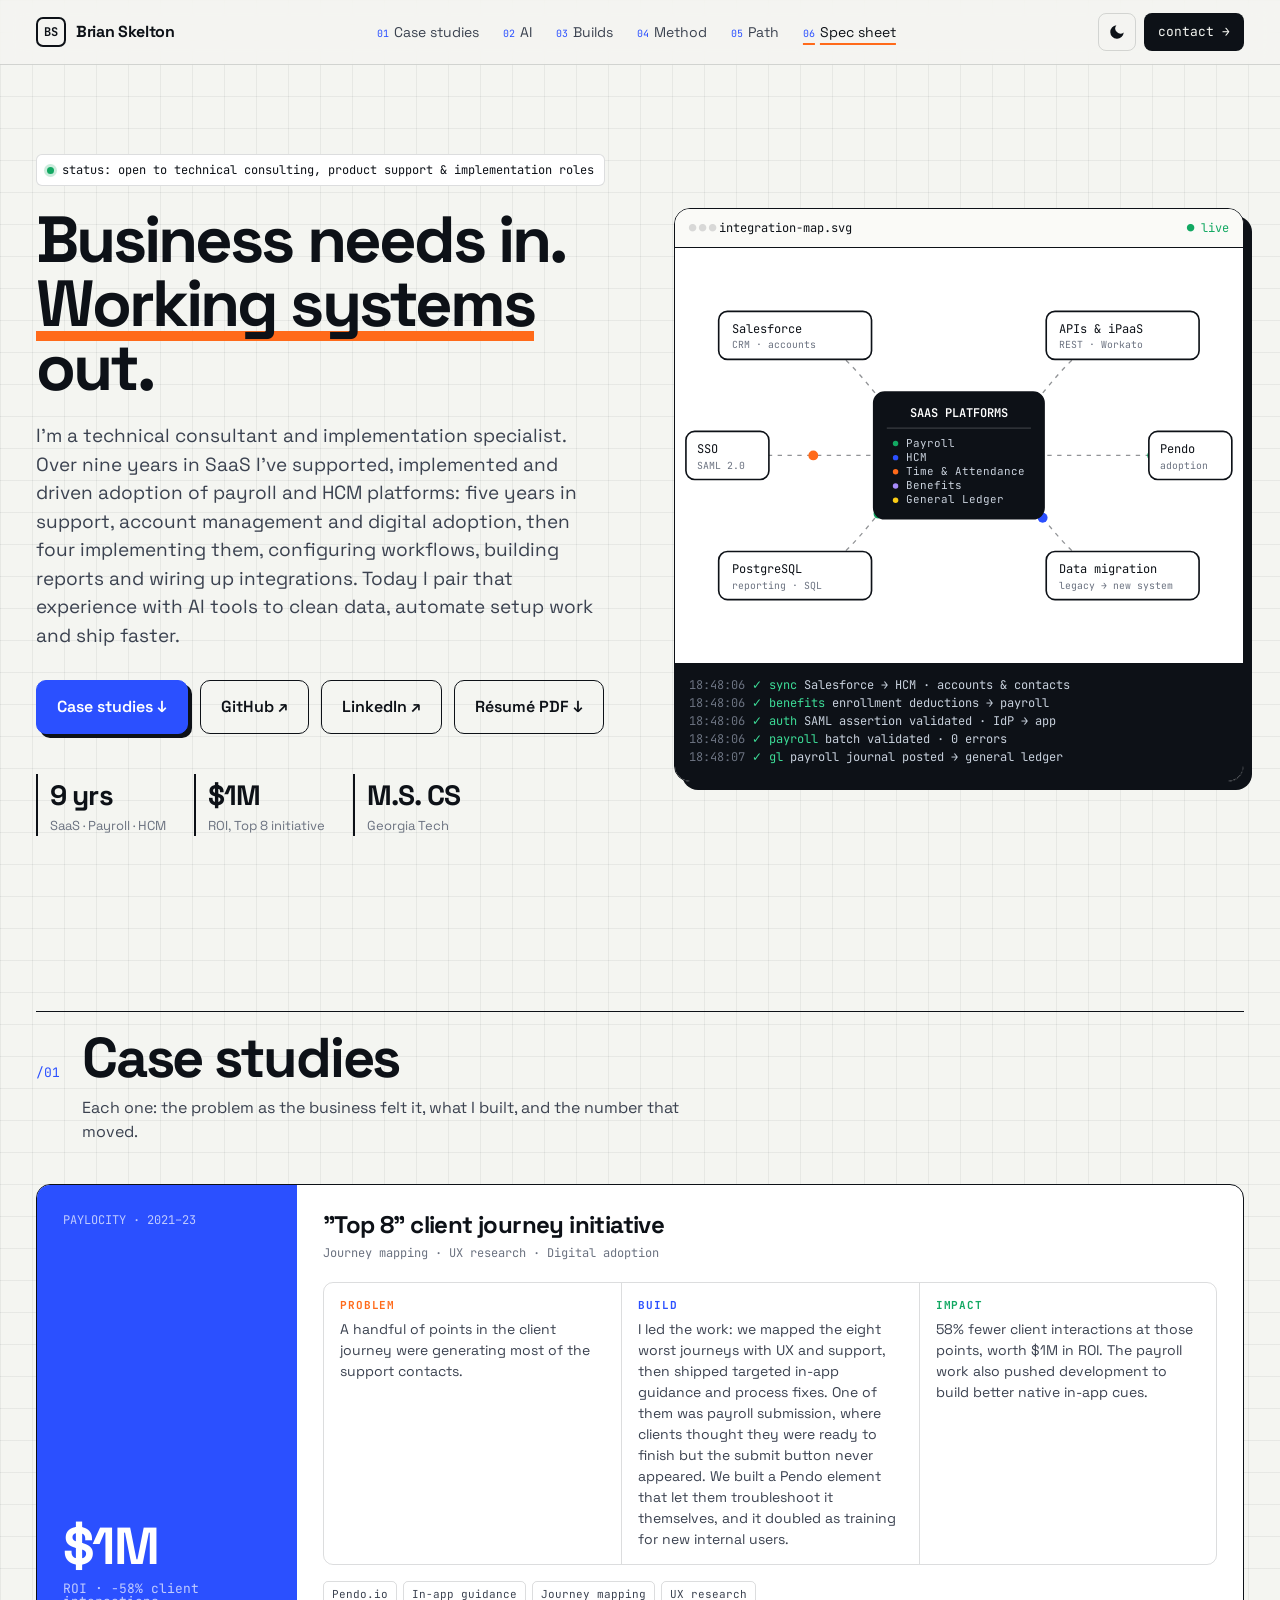
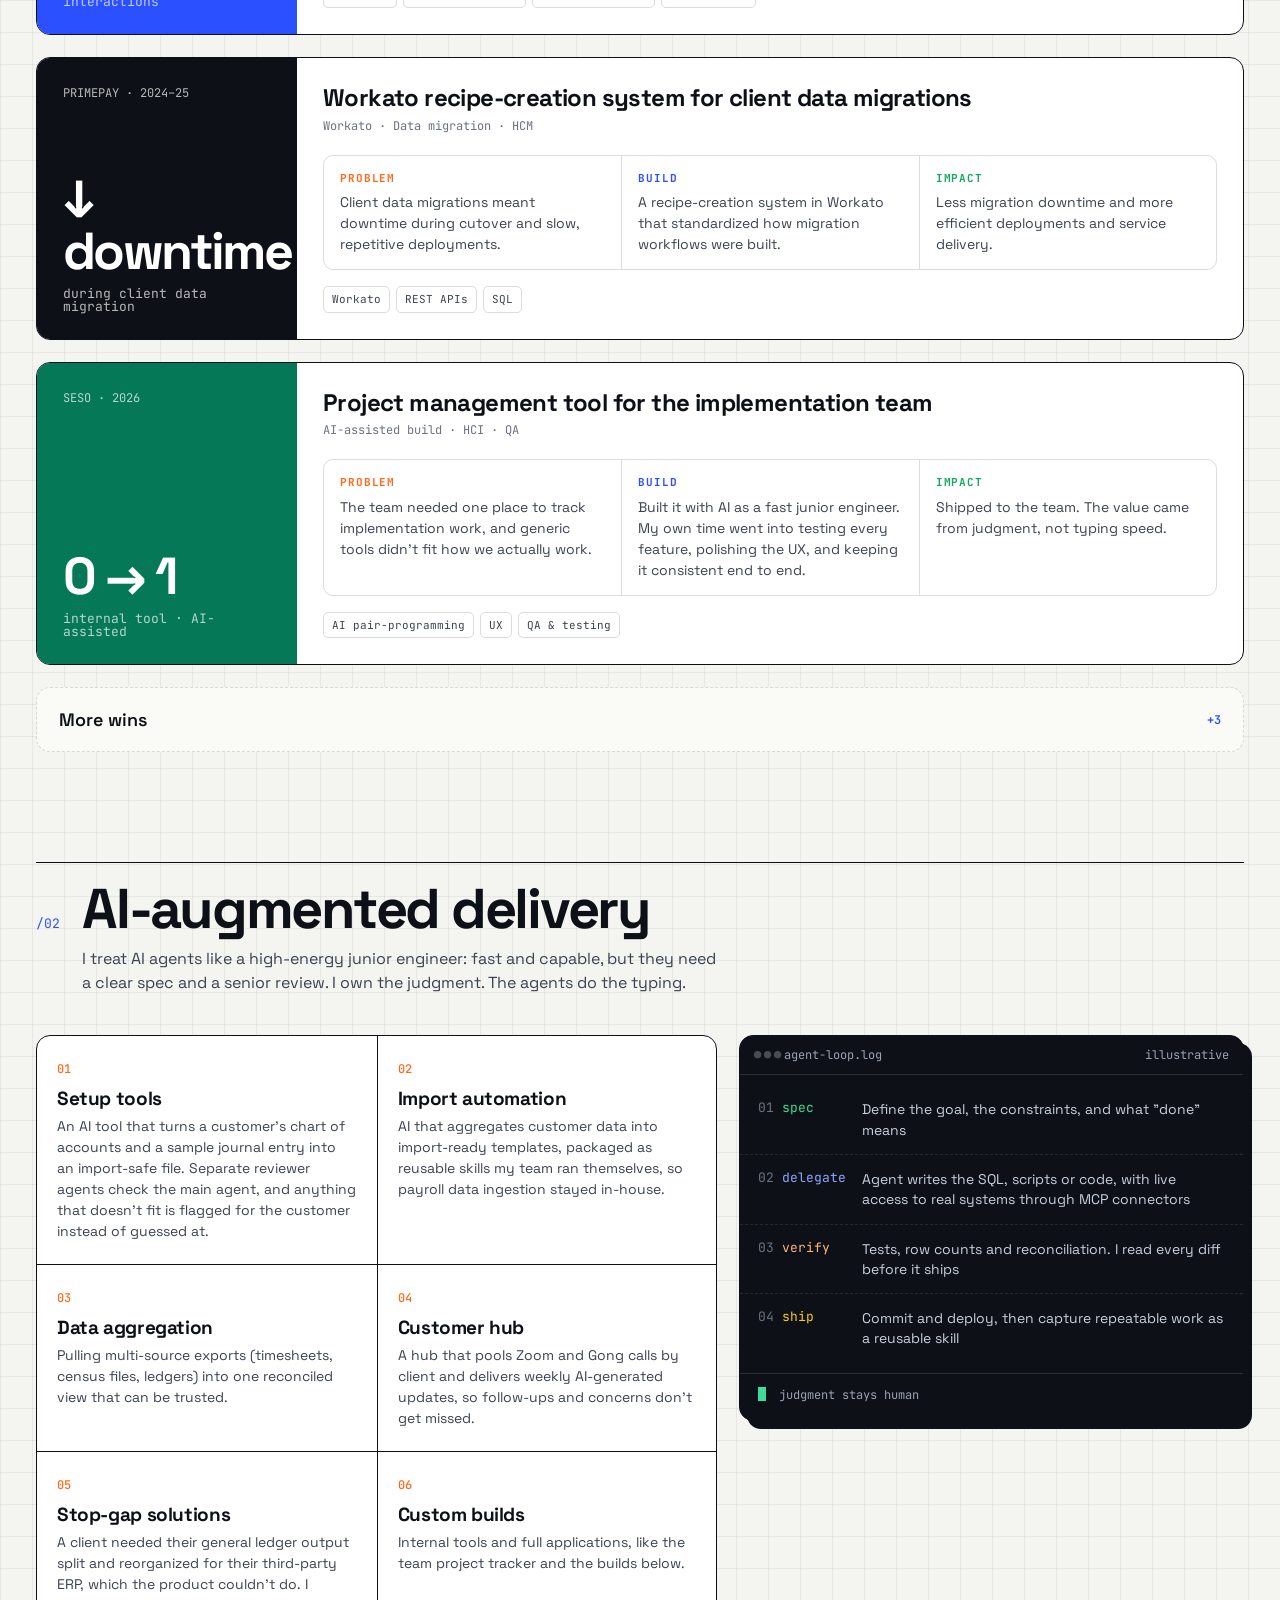
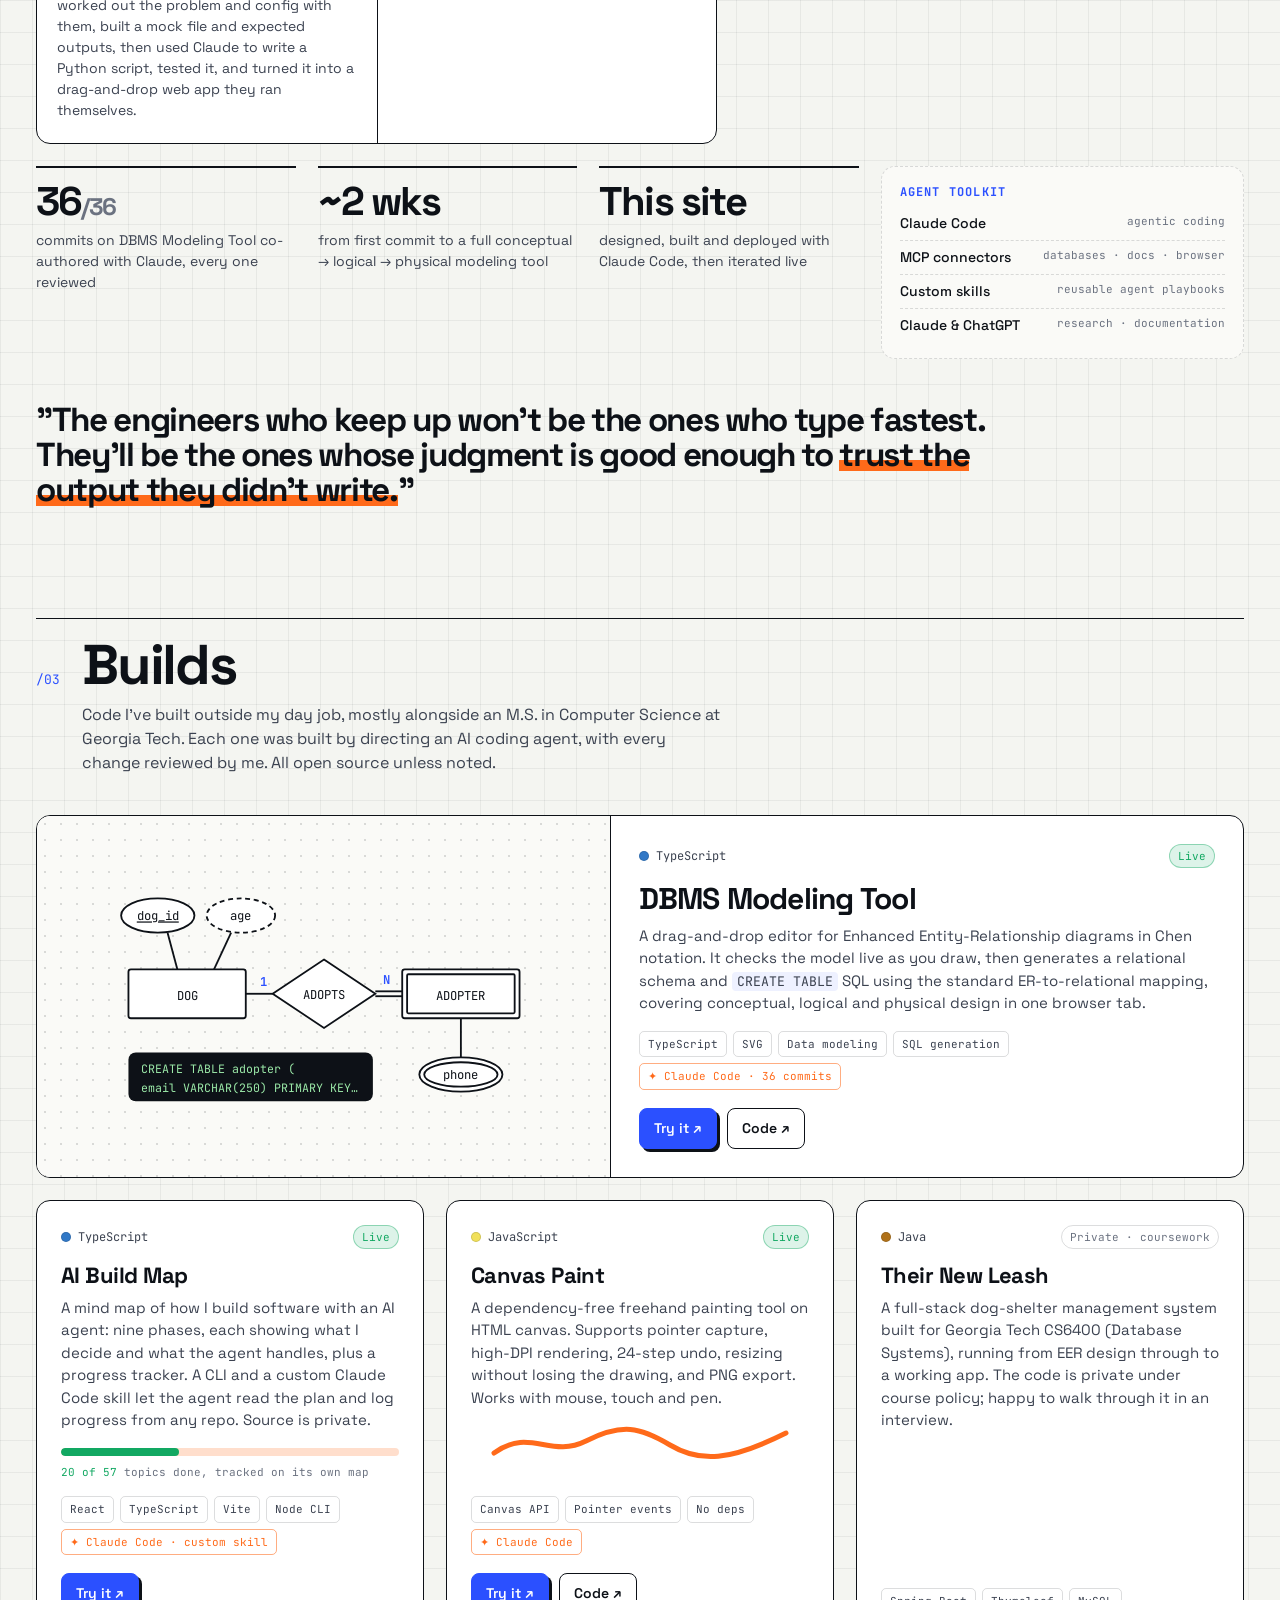
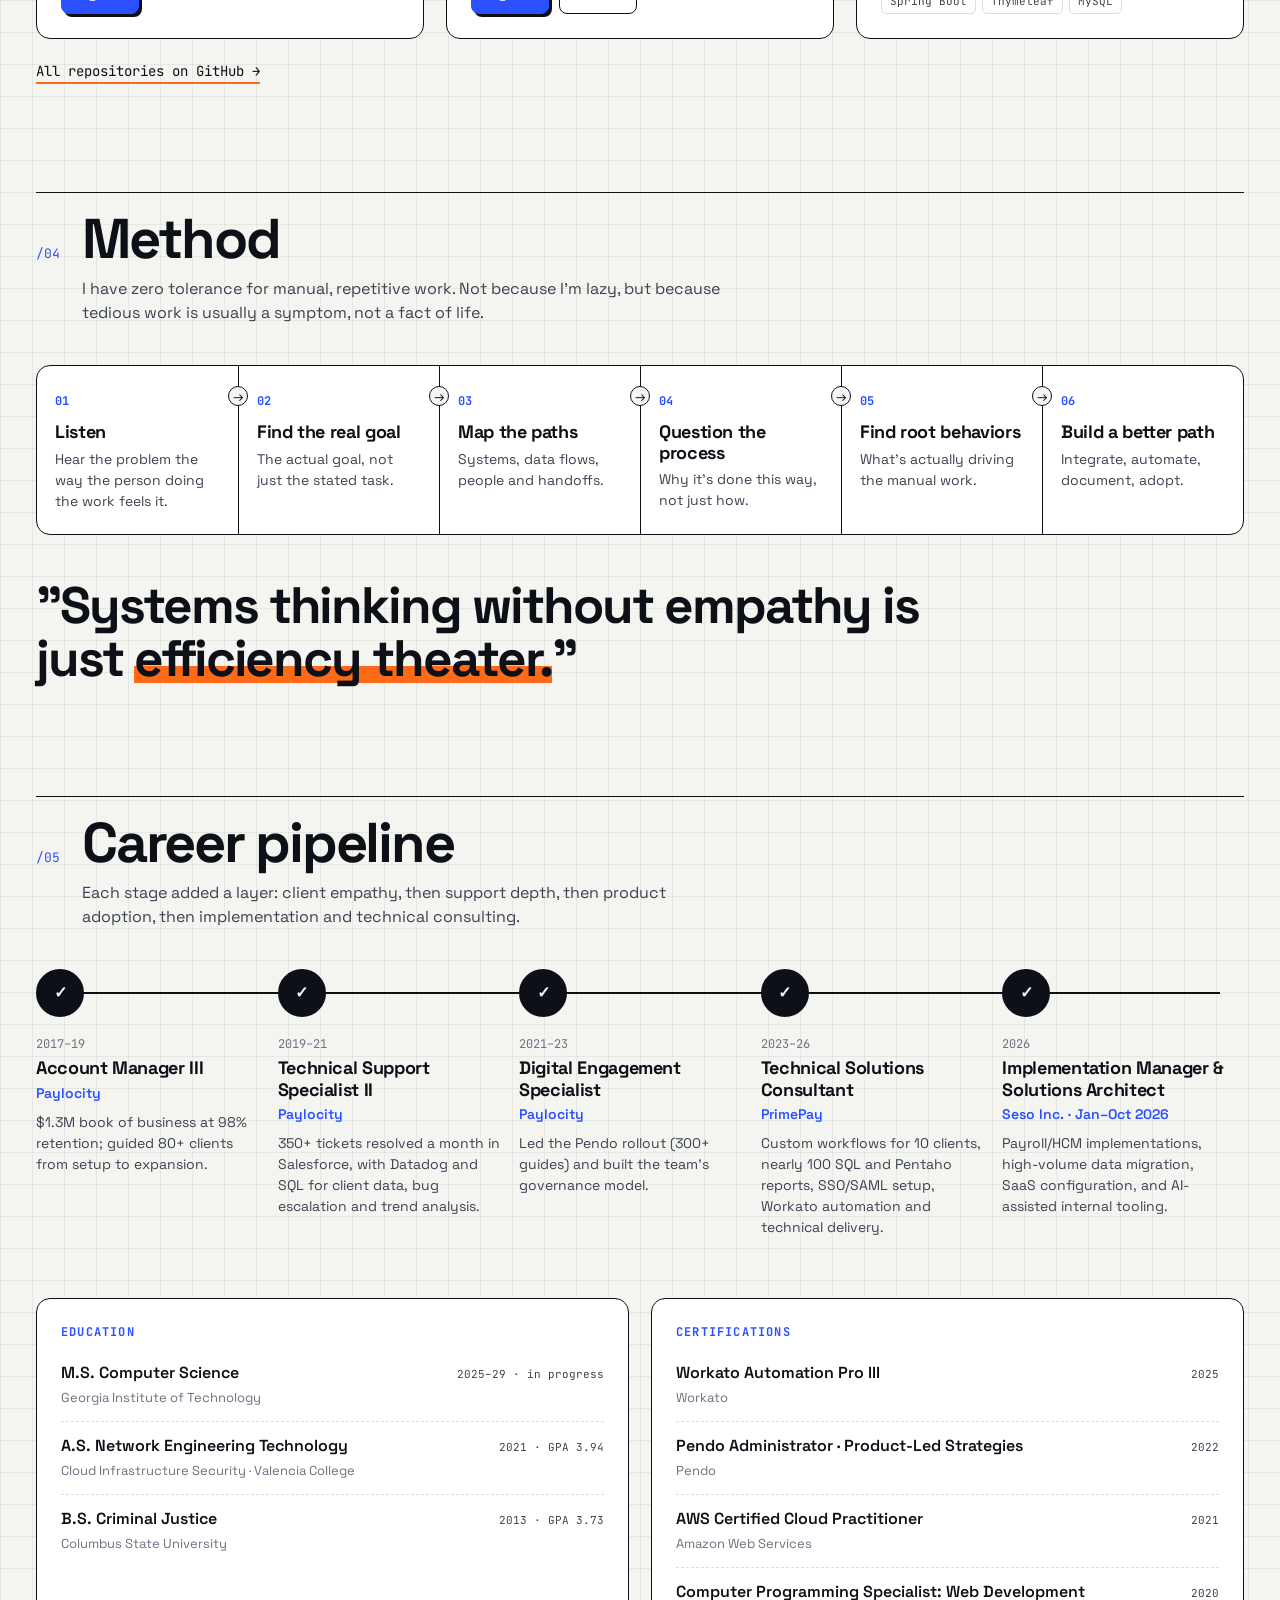
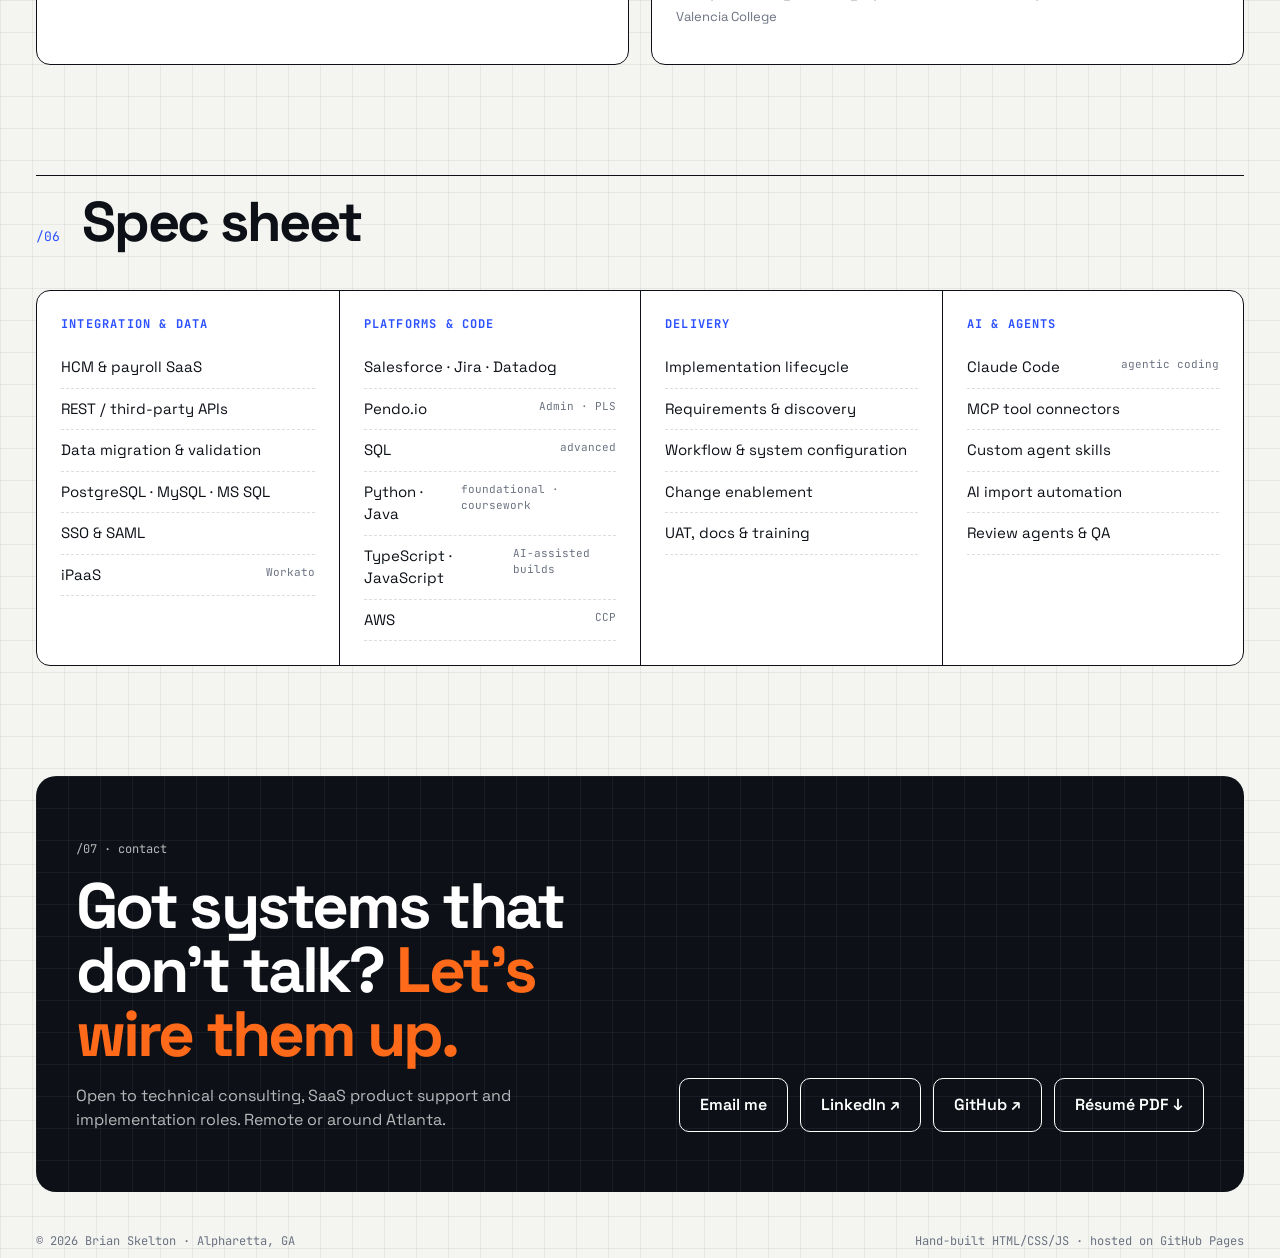
<file: docs/index.html>
<!doctype html>
<html lang="en">
<head>
<meta charset="utf-8">
<meta name="viewport" content="width=device-width, initial-scale=1">
<title>Brian Skelton · Technical Consultant &amp; Implementation Specialist</title>
<meta name="description" content="Brian Skelton is a technical consultant and implementation specialist with nine years in SaaS, including four implementing payroll and HCM platforms: workflows, reports, integrations, data migration and SSO, increasingly delivered with AI tools.">
<meta name="author" content="Brian Skelton">
<link rel="canonical" href="https://brian7952002.github.io/">
<meta name="theme-color" content="#f4f5f1" media="(prefers-color-scheme: light)">
<meta name="theme-color" content="#0b0d12" media="(prefers-color-scheme: dark)">

<meta property="og:type" content="website">
<meta property="og:url" content="https://brian7952002.github.io/">
<meta property="og:title" content="Brian Skelton · Technical Consultant &amp; Implementation Specialist">
<meta property="og:description" content="Business needs in. Working systems out. Implementation, integrations, data migration and automation for SaaS, payroll and HCM.">
<meta property="og:image" content="https://brian7952002.github.io/assets/img/og.png">
<meta property="og:image:width" content="1200">
<meta property="og:image:height" content="630">
<meta name="twitter:card" content="summary_large_image">

<link rel="icon" href="assets/img/favicon.svg" type="image/svg+xml">
<link rel="preconnect" href="https://fonts.googleapis.com">
<link rel="preconnect" href="https://fonts.gstatic.com" crossorigin>
<link href="https://fonts.googleapis.com/css2?family=Space+Grotesk:wght@400;500;600;700&family=JetBrains+Mono:wght@400;500;600&display=swap" rel="stylesheet">
<link rel="stylesheet" href="assets/css/style.css">
<script>
  // Apply the saved theme before first paint to avoid a flash.
  document.documentElement.classList.add('js');
  try{const t=localStorage.getItem('theme');if(t)document.documentElement.dataset.theme=t}catch(e){}
</script>
<script type="application/ld+json">
{
  "@context": "https://schema.org",
  "@type": "Person",
  "name": "Brian Skelton",
  "jobTitle": "Technical Consultant & Implementation Specialist",
  "url": "https://brian7952002.github.io/",
  "address": {"@type": "PostalAddress", "addressLocality": "Alpharetta", "addressRegion": "GA", "addressCountry": "US"},
  "alumniOf": ["Georgia Institute of Technology", "Valencia College", "Columbus State University"],
  "knowsAbout": ["Technical support", "HCM", "SaaS implementation", "Systems integration", "API integration", "SQL", "Data migration", "SSO", "SAML", "Payroll", "AI agents", "Agentic workflows", "Claude Code"],
  "sameAs": ["https://www.linkedin.com/in/b-skelton/", "https://github.com/brian7952002"]
}
</script>
</head>
<body>
<a class="skip" href="#main">Skip to content</a>

<header class="site-header">
  <div class="wrap">
    <a class="brand" href="#top" aria-label="Brian Skelton, back to top"><i aria-hidden="true">BS</i><span>Brian Skelton</span></a>
    <nav id="site-nav" aria-label="Primary">
      <a data-n="01" href="#work">Case studies</a>
      <a data-n="02" href="#ai">AI</a>
      <a data-n="03" href="#builds">Builds</a>
      <a data-n="04" href="#method">Method</a>
      <a data-n="05" href="#path">Path</a>
      <a data-n="06" href="#spec">Spec sheet</a>
    </nav>
    <div class="header-actions">
      <button class="icon-btn" id="theme-toggle" type="button" aria-label="Toggle dark mode">
        <svg class="i-moon" viewBox="0 0 24 24" aria-hidden="true"><path d="M21 12.8A9 9 0 1 1 11.2 3a7 7 0 0 0 9.8 9.8z"/></svg>
        <svg class="i-sun" viewBox="0 0 24 24" aria-hidden="true"><circle cx="12" cy="12" r="4.5"/><path d="M12 1.5v3M12 19.5v3M1.5 12h3M19.5 12h3M4.6 4.6l2.1 2.1M17.3 17.3l2.1 2.1M4.6 19.4l2.1-2.1M17.3 6.7l2.1-2.1"/></svg>
      </button>
      <a class="hbtn" href="#contact">contact →</a>
      <button class="icon-btn menu-btn" id="menu-toggle" type="button" aria-label="Open menu" aria-expanded="false" aria-controls="site-nav">
        <svg viewBox="0 0 24 24" aria-hidden="true"><path d="M3 7h18M3 12h18M3 17h18"/></svg>
      </button>
    </div>
  </div>
</header>

<main id="main" class="wrap">
  <div class="hero" id="top">
    <div class="hero-copy">
      <span class="tag"><b aria-hidden="true"></b> status: open to technical consulting, product support &amp; implementation roles</span>
      <h1>Business needs in.<br><span class="u">Working systems</span> out.</h1>
      <p class="lead">I'm a technical consultant and implementation specialist. Over nine years in SaaS I've supported, implemented and driven adoption of payroll and HCM platforms: five years in support, account management and digital adoption, then four implementing them, configuring workflows, building reports and wiring up integrations. Today I pair that experience with AI tools to clean data, automate setup work and ship faster.</p>
      <div class="ctas">
        <a class="b solid" href="#work">Case studies ↓</a>
        <a class="b" href="https://github.com/brian7952002" rel="me">GitHub ↗</a>
        <a class="b" href="https://www.linkedin.com/in/b-skelton/" rel="me">LinkedIn ↗</a>
        <a class="b" href="assets/Brian_Skelton_Resume.pdf" download>Résumé PDF ↓</a>
      </div>
      <dl class="kv">
        <div><dt>9 yrs</dt><dd>SaaS · Payroll · HCM</dd></div>
        <div><dt>$1M</dt><dd>ROI, Top 8 initiative</dd></div>
        <div><dt>M.S. CS</dt><dd>Georgia Tech</dd></div>
      </dl>
    </div>

    <figure class="diagram" aria-label="Diagram of the systems I integrate, with SaaS platforms (payroll, HCM, time and attendance, benefits and general ledger) at the center">
      <div class="bar"><span>integration-map.svg</span><span class="live">● live</span></div>
      <svg viewBox="0 0 520 380" role="img" aria-hidden="true">
        <g>
          <path class="edge" data-node="crm" id="e1" d="M260 190 C200 190 170 80 110 80"/>
          <path class="edge" data-node="api" id="e2" d="M260 190 C320 190 350 80 410 80"/>
          <path class="edge" data-node="db" id="e3" d="M260 190 C200 190 170 300 110 300"/>
          <path class="edge" data-node="migrate" id="e4" d="M260 190 C320 190 350 300 410 300"/>
          <path class="edge" data-node="sso" id="e5" d="M260 190 L80 190"/>
          <path class="edge" data-node="pendo" id="e6" d="M260 190 L440 190"/>
        </g>
        <g class="packets">
          <circle r="4.5" class="p-blue"><animateMotion dur="2.6s" repeatCount="indefinite"><mpath href="#e1"/></animateMotion></circle>
          <circle r="4.5" class="p-orange"><animateMotion dur="2.2s" begin=".4s" repeatCount="indefinite" keyPoints="1;0" keyTimes="0;1" calcMode="linear"><mpath href="#e2"/></animateMotion></circle>
          <circle r="4.5" class="p-green"><animateMotion dur="3s" begin=".8s" repeatCount="indefinite"><mpath href="#e3"/></animateMotion></circle>
          <circle r="4.5" class="p-blue"><animateMotion dur="2.4s" begin="1.1s" repeatCount="indefinite" keyPoints="1;0" keyTimes="0;1" calcMode="linear"><mpath href="#e4"/></animateMotion></circle>
          <circle r="4.5" class="p-orange"><animateMotion dur="1.8s" repeatCount="indefinite" keyPoints="1;0" keyTimes="0;1" calcMode="linear"><mpath href="#e5"/></animateMotion></circle>
          <circle r="4.5" class="p-green"><animateMotion dur="2s" begin=".3s" repeatCount="indefinite"><mpath href="#e6"/></animateMotion></circle>
        </g>
        <g class="node hub" transform="translate(182 132)">
          <rect width="156" height="116" rx="10"/>
          <text x="78" y="23" text-anchor="middle" font-weight="600">SAAS PLATFORMS</text>
          <line class="rule" x1="12" y1="33" x2="144" y2="33"/>
          <g class="mods">
            <circle cx="20" cy="47" r="2.5"/><text x="30" y="50">Payroll</text>
            <circle cx="20" cy="60" r="2.5"/><text x="30" y="63">HCM</text>
            <circle cx="20" cy="73" r="2.5"/><text x="30" y="76">Time &amp; Attendance</text>
            <circle cx="20" cy="86" r="2.5"/><text x="30" y="89">Benefits</text>
            <circle cx="20" cy="99" r="2.5"/><text x="30" y="102">General Ledger</text>
          </g>
        </g>
        <g class="node" data-node="crm" data-log="sync|Salesforce → HCM · accounts &amp; contacts" transform="translate(40 58)"><rect width="140" height="44" rx="8"/><text x="12" y="20">Salesforce</text><text class="sub" x="12" y="34">CRM · accounts</text></g>
        <g class="node" data-node="api" data-log="api|third-party payload mapped · webhook delivered" transform="translate(340 58)"><rect width="140" height="44" rx="8"/><text x="12" y="20">APIs &amp; iPaaS</text><text class="sub" x="12" y="34">REST · Workato</text></g>
        <g class="node" data-node="db" data-log="report|custom PostgreSQL report → client dashboard" transform="translate(40 278)"><rect width="140" height="44" rx="8"/><text x="12" y="20">PostgreSQL</text><text class="sub" x="12" y="34">reporting · SQL</text></g>
        <g class="node" data-node="migrate" data-log="migrate|legacy payroll history loaded · 0 variances" transform="translate(340 278)"><rect width="140" height="44" rx="8"/><text x="12" y="20">Data migration</text><text class="sub" x="12" y="34">legacy → new system</text></g>
        <g class="node" data-node="sso" data-log="auth|SAML assertion validated · IdP → app" transform="translate(10 168)"><rect width="76" height="44" rx="8"/><text x="10" y="20">SSO</text><text class="sub" x="10" y="34">SAML 2.0</text></g>
        <g class="node" data-node="pendo" data-log="adopt|in-app guide published · targeted segment" transform="translate(434 168)"><rect width="76" height="44" rx="8"/><text x="10" y="20">Pendo</text><text class="sub" x="10" y="34">adoption</text></g>
      </svg>
      <div class="log" id="log" aria-hidden="true"></div>
      <figcaption class="sr-only">An animated map with SaaS platforms at the center (payroll, HCM, time and attendance, benefits and general ledger), connected to Salesforce, APIs and iPaaS tools, PostgreSQL reporting, data migration, SSO and Pendo.</figcaption>
    </figure>
  </div>

  <!-- ============ 01 CASE STUDIES ============ -->
  <section id="work" aria-labelledby="work-h">
    <div class="sh reveal"><span class="n">/01</span><h2 id="work-h">Case studies</h2><p>Each one: the problem as the business felt it, what I built, and the number that moved.</p></div>
    <div class="cases">
      <article class="case reveal">
        <div class="big" style="--slab:#2b50ff"><span class="mono">PAYLOCITY · 2021–23</span><div class="m">$1M<small>ROI · −58% client interactions</small></div></div>
        <div class="body">
          <h3>"Top 8" client journey initiative</h3>
          <div class="meta">Journey mapping · UX research · Digital adoption</div>
          <div class="pbi">
            <div><b>Problem</b>A handful of points in the client journey were generating most of the support contacts.</div>
            <div><b>Build</b>I led the work: we mapped the eight worst journeys with UX and support, then shipped targeted in-app guidance and process fixes. One of them was payroll submission, where clients thought they were ready to finish but the submit button never appeared. We built a Pendo element that let them troubleshoot it themselves, and it doubled as training for new internal users.</div>
            <div><b>Impact</b>58% fewer client interactions at those points, worth $1M in ROI. The payroll work also pushed development to build better native in-app cues.</div>
          </div>
          <div class="stack"><span>Pendo.io</span><span>In-app guidance</span><span>Journey mapping</span><span>UX research</span></div>
        </div>
      </article>

      <article class="case reveal">
        <div class="big"><span class="mono">PRIMEPAY · 2024–25</span><div class="m">↓ downtime<small>during client data migration</small></div></div>
        <div class="body">
          <h3>Workato recipe-creation system for client data migrations</h3>
          <div class="meta">Workato · Data migration · HCM</div>
          <div class="pbi">
            <div><b>Problem</b>Client data migrations meant downtime during cutover and slow, repetitive deployments.</div>
            <div><b>Build</b>A recipe-creation system in Workato that standardized how migration workflows were built.</div>
            <div><b>Impact</b>Less migration downtime and more efficient deployments and service delivery.</div>
          </div>
          <div class="stack"><span>Workato</span><span>REST APIs</span><span>SQL</span></div>
        </div>
      </article>

      <article class="case reveal">
        <div class="big" style="--slab:#047857"><span class="mono">SESO · 2026</span><div class="m">0 → 1<small>internal tool · AI-assisted</small></div></div>
        <div class="body">
          <h3>Project management tool for the implementation team</h3>
          <div class="meta">AI-assisted build · HCI · QA</div>
          <div class="pbi">
            <div><b>Problem</b>The team needed one place to track implementation work, and generic tools didn't fit how we actually work.</div>
            <div><b>Build</b>Built it with AI as a fast junior engineer. My own time went into testing every feature, polishing the UX, and keeping it consistent end to end.</div>
            <div><b>Impact</b>Shipped to the team. The value came from judgment, not typing speed.</div>
          </div>
          <div class="stack"><span>AI pair-programming</span><span>UX</span><span>QA &amp; testing</span></div>
        </div>
      </article>

      <details class="more reveal">
        <summary><span>More wins</span><span class="mono">+3</span></summary>
        <div class="minis">
          <div><b>⅓</b><h4>In-app compliance data capture</h4><p>Used Pendo targeting to collect missing tax EINs straight from clients. Cut the backlog by a third in the first month.</p></div>
          <div><b>SQL</b><h4>Custom reporting package</h4><p>A core set of PostgreSQL reports that sped up adoption and cut clients' data-review time.</p></div>
          <div><b>↗</b><h4>Workflows adoption model</h4><p>An implementation model, docs and a change-request process that streamlined client setup and surfaced upsell opportunities.</p></div>
        </div>
      </details>
    </div>
  </section>

  <!-- ============ 02 AI-AUGMENTED DELIVERY ============ -->
  <section id="ai" aria-labelledby="ai-h">
    <div class="sh reveal"><span class="n">/02</span><h2 id="ai-h">AI-augmented delivery</h2><p>I treat AI agents like a high-energy junior engineer: fast and capable, but they need a clear spec and a senior review. I own the judgment. The agents do the typing.</p></div>

    <div class="ai-grid">
      <div class="uses reveal">
        <article><b class="mono">01</b><h3>Setup tools</h3><p>An AI tool that turns a customer's chart of accounts and a sample journal entry into an import-safe file. Separate reviewer agents check the main agent, and anything that doesn't fit is flagged for the customer instead of guessed at.</p></article>
        <article><b class="mono">02</b><h3>Import automation</h3><p>AI that aggregates customer data into import-ready templates, packaged as reusable skills my team ran themselves, so payroll data ingestion stayed in-house.</p></article>
        <article><b class="mono">03</b><h3>Data aggregation</h3><p>Pulling multi-source exports (timesheets, census files, ledgers) into one reconciled view that can be trusted.</p></article>
        <article><b class="mono">04</b><h3>Customer hub</h3><p>A hub that pools Zoom and Gong calls by client and delivers weekly AI-generated updates, so follow-ups and concerns don't get missed.</p></article>
        <article><b class="mono">05</b><h3>Stop-gap solutions</h3><p>A client needed their general ledger output split and reorganized for their third-party ERP, which the product couldn't do. I worked out the problem and config with them, built a mock file and expected outputs, then used Claude to write a Python script, tested it, and turned it into a drag-and-drop web app they ran themselves.</p></article>
        <article><b class="mono">06</b><h3>Custom builds</h3><p>Internal tools and full applications, like the team project tracker and the builds below.</p></article>
      </div>

      <figure class="agent reveal" aria-label="The loop I run with AI agents: spec, delegate, verify, ship">
        <div class="bar"><span>agent-loop.log</span><span class="mono">illustrative</span></div>
        <ol class="loop">
          <li><span class="k">spec</span><span>Define the goal, the constraints, and what "done" means</span></li>
          <li><span class="k">delegate</span><span>Agent writes the SQL, scripts or code, with live access to real systems through MCP connectors</span></li>
          <li><span class="k">verify</span><span>Tests, row counts and reconciliation. I read every diff before it ships</span></li>
          <li><span class="k">ship</span><span>Commit and deploy, then capture repeatable work as a reusable skill</span></li>
        </ol>
        <div class="loop-foot mono"><span class="caret" aria-hidden="true"></span> judgment stays human</div>
      </figure>
    </div>

    <div class="ai-proof">
      <div class="proof reveal"><strong>36<span>/36</span></strong><p>commits on DBMS Modeling Tool co-authored with Claude, every one reviewed</p></div>
      <div class="proof reveal"><strong>~2 wks</strong><p>from first commit to a full conceptual → logical → physical modeling tool</p></div>
      <div class="proof reveal"><strong>This site</strong><p>designed, built and deployed with Claude Code, then iterated live</p></div>
      <div class="toolkit reveal">
        <h4 class="mono">Agent toolkit</h4>
        <ul>
          <li>Claude Code <span>agentic coding</span></li>
          <li>MCP connectors <span>databases · docs · browser</span></li>
          <li>Custom skills <span>reusable agent playbooks</span></li>
          <li>Claude &amp; ChatGPT <span>research · documentation</span></li>
        </ul>
      </div>
    </div>

    <blockquote class="pull small reveal">"The engineers who keep up won't be the ones who type fastest. They'll be the ones whose judgment is good enough to <em>trust the output they didn't write.</em>"</blockquote>
  </section>

  <!-- ============ 03 BUILDS ============ -->
  <section id="builds" aria-labelledby="builds-h">
    <div class="sh reveal"><span class="n">/03</span><h2 id="builds-h">Builds</h2><p>Code I've built outside my day job, mostly alongside an M.S. in Computer Science at Georgia Tech. Each one was built by directing an AI coding agent, with every change reviewed by me. All open source unless noted.</p></div>
    <div class="builds">
      <article class="repo feature reveal">
        <div class="art" aria-hidden="true">
          <svg viewBox="0 0 360 200">
            <g class="er">
              <rect x="20" y="78" width="96" height="40" rx="2"/><text x="68" y="103" text-anchor="middle">DOG</text>
              <polygon points="180,70 222,98 180,126 138,98"/><text x="180" y="102" text-anchor="middle">ADOPTS</text>
              <rect x="244" y="78" width="96" height="40" rx="2"/><rect x="248" y="82" width="88" height="32" rx="1"/><text x="292" y="103" text-anchor="middle">ADOPTER</text>
              <line x1="116" y1="98" x2="138" y2="98"/><line x1="222" y1="96" x2="244" y2="96"/><line x1="222" y1="100" x2="244" y2="100"/>
              <ellipse cx="44" cy="34" rx="30" ry="14"/><text x="44" y="38" text-anchor="middle" class="key">dog_id</text><line x1="52" y1="48" x2="60" y2="78"/>
              <ellipse cx="112" cy="34" rx="28" ry="14" class="dashed"/><text x="112" y="38" text-anchor="middle">age</text><line x1="104" y1="48" x2="90" y2="78"/>
              <ellipse cx="292" cy="164" rx="34" ry="14"/><ellipse cx="292" cy="164" rx="30" ry="10"/><text x="292" y="168" text-anchor="middle">phone</text><line x1="292" y1="118" x2="292" y2="150"/>
              <text x="128" y="92" class="card">1</text><text x="228" y="90" class="card">N</text>
            </g>
            <g class="sql"><rect x="20" y="146" width="200" height="40" rx="6"/><text x="30" y="163">CREATE TABLE adopter (</text><text x="30" y="178">  email VARCHAR(250) PRIMARY KEY…</text></g>
          </svg>
        </div>
        <div class="repo-body">
          <div class="repo-top"><span class="lang"><i style="background:#3178c6"></i>TypeScript</span><span class="pill">Live</span></div>
          <h3>DBMS Modeling Tool</h3>
          <p>A drag-and-drop editor for Enhanced Entity-Relationship diagrams in Chen notation. It checks the model live as you draw, then generates a relational schema and <code>CREATE TABLE</code> SQL using the standard ER-to-relational mapping, covering conceptual, logical and physical design in one browser tab.</p>
          <div class="stack"><span>TypeScript</span><span>SVG</span><span>Data modeling</span><span>SQL generation</span><span class="ai-tag">Claude Code · 36 commits</span></div>
          <div class="links"><a class="b solid sm" href="https://brian7952002.github.io/dbms-modeling-tool/">Try it ↗</a><a class="b sm" href="https://github.com/brian7952002/dbms-modeling-tool">Code ↗</a></div>
        </div>
      </article>

      <article class="repo reveal">
        <div class="repo-top"><span class="lang"><i style="background:#3178c6"></i>TypeScript</span><span class="pill">Live</span></div>
        <h3>AI Build Map</h3>
        <p>A mind map of how I build software with an AI agent: nine phases, each showing what I decide and what the agent handles, plus a progress tracker. A CLI and a custom Claude Code skill let the agent read the plan and log progress from any repo. Source is private.</p>
        <div class="tests" aria-label="Progress: 20 of 57 topics done on the tool's own build">
          <div class="tbar"><i style="width:35%"></i></div>
          <div class="mono"><span class="ok">20 of 57</span> topics done, tracked on its own map</div>
        </div>
        <div class="stack"><span>React</span><span>TypeScript</span><span>Vite</span><span>Node CLI</span><span class="ai-tag">Claude Code · custom skill</span></div>
        <div class="links"><a class="b solid sm" href="https://brian7952002.github.io/build-map/">Try it ↗</a></div>
      </article>

      <article class="repo reveal">
        <div class="repo-top"><span class="lang"><i style="background:#f1e05a"></i>JavaScript</span><span class="pill">Live</span></div>
        <h3>Canvas Paint</h3>
        <p>A dependency-free freehand painting tool on HTML canvas. Supports pointer capture, high-DPI rendering, 24-step undo, resizing without losing the drawing, and PNG export. Works with mouse, touch and pen.</p>
        <svg class="squiggle" viewBox="0 0 300 40" aria-hidden="true"><path d="M4 30 C40 4, 60 36, 96 18 S150 4, 180 22 S240 38, 296 10"/></svg>
        <div class="stack"><span>Canvas API</span><span>Pointer events</span><span>No deps</span><span class="ai-tag">Claude Code</span></div>
        <div class="links"><a class="b solid sm" href="https://brian7952002.github.io/canvas-paint/">Try it ↗</a><a class="b sm" href="https://github.com/brian7952002/canvas-paint">Code ↗</a></div>
      </article>

      <article class="repo reveal">
        <div class="repo-top"><span class="lang"><i style="background:#b07219"></i>Java</span><span class="pill muted">Private · coursework</span></div>
        <h3>Their New Leash</h3>
        <p>A full-stack dog-shelter management system built for Georgia Tech CS6400 (Database Systems), running from EER design through to a working app. The code is private under course policy; happy to walk through it in an interview.</p>
        <div class="stack"><span>Spring Boot</span><span>Thymeleaf</span><span>MySQL</span></div>
      </article>
    </div>
    <p class="all-repos reveal"><a href="https://github.com/brian7952002">All repositories on GitHub →</a></p>
  </section>

  <!-- ============ 03 METHOD ============ -->
  <section id="method" aria-labelledby="method-h">
    <div class="sh reveal"><span class="n">/04</span><h2 id="method-h">Method</h2><p>I have zero tolerance for manual, repetitive work. Not because I'm lazy, but because tedious work is usually a symptom, not a fact of life.</p></div>
    <ol class="method reveal">
      <li><b>01</b><h4>Listen</h4><p>Hear the problem the way the person doing the work feels it.</p></li>
      <li><b>02</b><h4>Find the real goal</h4><p>The actual goal, not just the stated task.</p></li>
      <li><b>03</b><h4>Map the paths</h4><p>Systems, data flows, people and handoffs.</p></li>
      <li><b>04</b><h4>Question the process</h4><p>Why it's done this way, not just how.</p></li>
      <li><b>05</b><h4>Find root behaviors</h4><p>What's actually driving the manual work.</p></li>
      <li><b>06</b><h4>Build a better path</h4><p>Integrate, automate, document, adopt.</p></li>
    </ol>
    <blockquote class="pull reveal">"Systems thinking without empathy is just <em>efficiency theater.</em>"</blockquote>
  </section>

  <!-- ============ 04 PATH ============ -->
  <section id="path" aria-labelledby="path-h">
    <div class="sh reveal"><span class="n">/05</span><h2 id="path-h">Career pipeline</h2><p>Each stage added a layer: client empathy, then support depth, then product adoption, then implementation and technical consulting.</p></div>
    <ol class="pipe reveal">
      <li class="stage done"><div class="s" aria-hidden="true">✓</div><div class="y">2017–19</div><h4>Account Manager III</h4><div class="c">Paylocity</div><p>$1.3M book of business at 98% retention; guided 80+ clients from setup to expansion.</p></li>
      <li class="stage done"><div class="s" aria-hidden="true">✓</div><div class="y">2019–21</div><h4>Technical Support Specialist II</h4><div class="c">Paylocity</div><p>350+ tickets resolved a month in Salesforce, with Datadog and SQL for client data, bug escalation and trend analysis.</p></li>
      <li class="stage done"><div class="s" aria-hidden="true">✓</div><div class="y">2021–23</div><h4>Digital Engagement Specialist</h4><div class="c">Paylocity</div><p>Led the Pendo rollout (300+ guides) and built the team's governance model.</p></li>
      <li class="stage done"><div class="s" aria-hidden="true">✓</div><div class="y">2023–26</div><h4>Technical Solutions Consultant</h4><div class="c">PrimePay</div><p>Custom workflows for 10 clients, nearly 100 SQL and Pentaho reports, SSO/SAML setup, Workato automation and technical delivery.</p></li>
      <li class="stage done"><div class="s" aria-hidden="true">✓</div><div class="y">2026</div><h4>Implementation Manager &amp; Solutions Architect</h4><div class="c">Seso Inc. · Jan–Oct 2026</div><p>Payroll/HCM implementations, high-volume data migration, SaaS configuration, and AI-assisted internal tooling.</p></li>
    </ol>

    <div class="creds">
      <div class="cred reveal">
        <h4>Education</h4>
        <ul>
          <li><div><strong>M.S. Computer Science</strong><span>Georgia Institute of Technology</span></div><em>2025–29 · in progress</em></li>
          <li><div><strong>A.S. Network Engineering Technology</strong><span>Cloud Infrastructure Security · Valencia College</span></div><em>2021 · GPA 3.94</em></li>
          <li><div><strong>B.S. Criminal Justice</strong><span>Columbus State University</span></div><em>2013 · GPA 3.73</em></li>
        </ul>
      </div>
      <div class="cred reveal">
        <h4>Certifications</h4>
        <ul>
          <li><div><strong>Workato Automation Pro III</strong><span>Workato</span></div><em>2025</em></li>
          <li><div><strong>Pendo Administrator · Product-Led Strategies</strong><span>Pendo</span></div><em>2022</em></li>
          <li><div><strong>AWS Certified Cloud Practitioner</strong><span>Amazon Web Services</span></div><em>2021</em></li>
          <li><div><strong>Computer Programming Specialist: Web Development</strong><span>Valencia College</span></div><em>2020</em></li>
        </ul>
      </div>
    </div>
  </section>

  <!-- ============ 05 SPEC SHEET ============ -->
  <section id="spec" aria-labelledby="spec-h">
    <div class="sh reveal"><span class="n">/06</span><h2 id="spec-h">Spec sheet</h2></div>
    <div class="spec reveal">
      <div><h4>Integration &amp; Data</h4><ul><li>HCM &amp; payroll SaaS</li><li>REST / third-party APIs</li><li>Data migration &amp; validation</li><li>PostgreSQL · MySQL · MS SQL</li><li>SSO &amp; SAML</li><li>iPaaS <span>Workato</span></li></ul></div>
      <div><h4>Platforms &amp; Code</h4><ul><li>Salesforce · Jira · Datadog</li><li>Pendo.io <span>Admin · PLS</span></li><li>SQL <span>advanced</span></li><li>Python · Java <span>foundational · coursework</span></li><li>TypeScript · JavaScript <span>AI-assisted builds</span></li><li>AWS <span>CCP</span></li></ul></div>
      <div><h4>Delivery</h4><ul><li>Implementation lifecycle</li><li>Requirements &amp; discovery</li><li>Workflow &amp; system configuration</li><li>Change enablement</li><li>UAT, docs &amp; training</li></ul></div>
      <div><h4>AI &amp; Agents</h4><ul><li>Claude Code <span>agentic coding</span></li><li>MCP tool connectors</li><li>Custom agent skills</li><li>AI import automation</li><li>Review agents &amp; QA</li></ul></div>
    </div>
  </section>

  <section class="cta reveal" id="contact" aria-labelledby="contact-h">
    <div>
      <span class="mono cta-k">/07 · contact</span>
      <h2 id="contact-h">Got systems that<br>don't talk? <em>Let's wire them up.</em></h2>
      <p>Open to technical consulting, SaaS product support and implementation roles. Remote or around Atlanta.</p>
    </div>
    <div class="cta-actions">
      <a class="b invert js-email" href="https://www.linkedin.com/in/b-skelton/" data-u="BrianSkeltonjobs795" data-d="gmail.com">Email me</a>
      <a class="b invert" href="https://www.linkedin.com/in/b-skelton/" rel="me">LinkedIn ↗</a>
      <a class="b invert" href="https://github.com/brian7952002" rel="me">GitHub ↗</a>
      <a class="b invert" href="assets/Brian_Skelton_Resume.pdf" download>Résumé PDF ↓</a>
    </div>
  </section>

  <footer class="site-footer">
    <span>© <span id="year">2026</span> Brian Skelton · Alpharetta, GA</span>
    <span>Hand-built HTML/CSS/JS · hosted on GitHub Pages</span>
  </footer>
</main>

<script src="assets/js/main.js" defer></script>
</body>
</html>
</file>
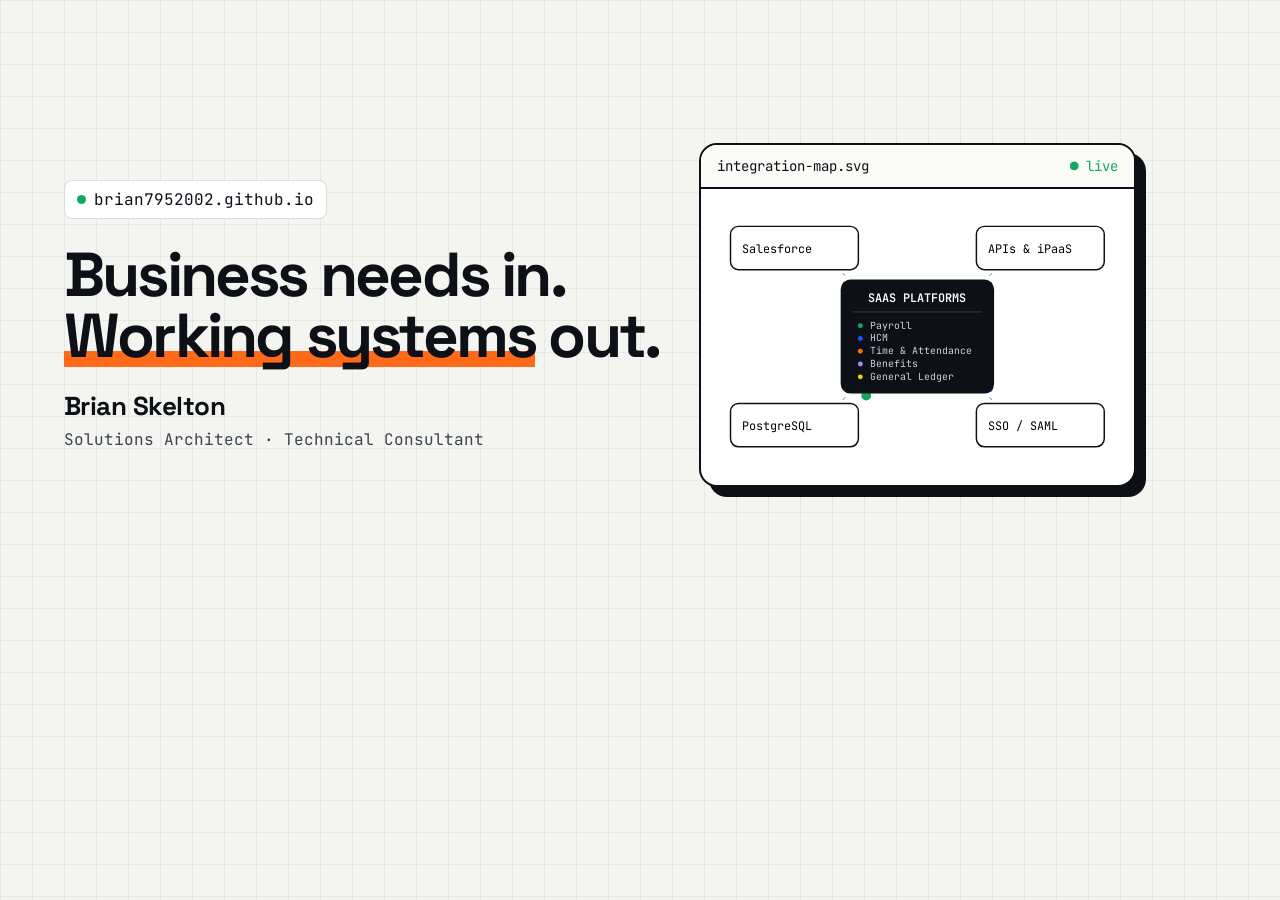
<file: tools/og-image.html>
<!doctype html>
<!-- Social preview card. Regenerate docs/assets/img/og.png with:
     chrome --headless=new --hide-scrollbars --window-size=1200,630 --screenshot=docs/assets/img/og.png tools/og-image.html -->
<html lang="en">
<head>
<meta charset="utf-8">
<title>OG image</title>
<link href="https://fonts.googleapis.com/css2?family=Space+Grotesk:wght@500;700&family=JetBrains+Mono:wght@400;500&display=swap" rel="stylesheet">
<style>
  *{margin:0;padding:0;box-sizing:border-box}
  body{width:1200px;height:630px;overflow:hidden;font-family:"Space Grotesk",sans-serif;color:#0d1117;background:#f4f5f1;
    background-image:linear-gradient(rgba(13,17,23,.06) 1px,transparent 1px),linear-gradient(90deg,rgba(13,17,23,.06) 1px,transparent 1px);background-size:32px 32px;
    display:grid;grid-template-columns:1.15fr 1fr;gap:40px;align-items:center;padding:0 64px}
  .tag{display:inline-flex;gap:8px;align-items:center;font-family:"JetBrains Mono";font-size:16px;padding:8px 12px;border:1px solid rgba(13,17,23,.14);border-radius:8px;background:#fff}
  .tag b{width:9px;height:9px;border-radius:50%;background:#12a862}
  h1{font-size:62px;white-space:nowrap;line-height:.98;letter-spacing:-.045em;margin:26px 0 22px}
  h1 span{background:linear-gradient(transparent 70%,#ff6a1a 70%,#ff6a1a 90%,transparent 90%)}
  .who{font-size:26px;font-weight:700;letter-spacing:-.02em}
  .role{font-family:"JetBrains Mono";font-size:16px;color:#3b4250;margin-top:6px}
  .card{background:#fff;border:2px solid #0d1117;border-radius:18px;box-shadow:10px 10px 0 #0d1117;overflow:hidden}
  .bar{font-family:"JetBrains Mono";font-size:14px;padding:12px 16px;border-bottom:2px solid #0d1117;background:#fafaf7;display:flex;justify-content:space-between}
  svg{display:block;width:100%}
  .n rect{fill:#fff;stroke:#0d1117;stroke-width:1.5}.n text{font-family:"JetBrains Mono";font-size:12px}
  .e{fill:none;stroke:#0d1117;stroke-dasharray:4 5;opacity:.5}
</style>
</head>
<body>
  <div>
    <span class="tag"><b></b>brian7952002.github.io</span>
    <h1>Business needs in.<br><span>Working systems</span> out.</h1>
    <div class="who">Brian Skelton</div>
    <div class="role">Solutions Architect · Technical Consultant</div>
  </div>
  <div class="card">
    <div class="bar"><span>integration-map.svg</span><span style="color:#12a862">● live</span></div>
    <svg viewBox="0 0 440 300">
      <path class="e" d="M220 150 C170 150 150 60 100 60"/><path class="e" d="M220 150 C270 150 290 60 340 60"/>
      <path class="e" d="M220 150 C170 150 150 240 100 240"/><path class="e" d="M220 150 C270 150 290 240 340 240"/>
      <circle cx="160" cy="98" r="5" fill="#2b50ff"/><circle cx="286" cy="110" r="5" fill="#ff6a1a"/><circle cx="168" cy="210" r="5" fill="#12a862"/><circle cx="292" cy="202" r="5" fill="#2b50ff"/>
      <g class="n" transform="translate(30 38)"><rect width="130" height="44" rx="8"/><text x="12" y="27">Salesforce</text></g>
      <g class="n" transform="translate(280 38)"><rect width="130" height="44" rx="8"/><text x="12" y="27">APIs &amp; iPaaS</text></g>
      <g class="n" transform="translate(30 218)"><rect width="130" height="44" rx="8"/><text x="12" y="27">PostgreSQL</text></g>
      <g class="n" transform="translate(280 218)"><rect width="130" height="44" rx="8"/><text x="12" y="27">SSO / SAML</text></g>
      <g transform="translate(142 92)"><rect width="156" height="116" rx="10" fill="#0d1117"/><text x="78" y="23" fill="#fff" text-anchor="middle" font-family="JetBrains Mono" font-size="12" font-weight="600">SAAS PLATFORMS</text><line x1="12" y1="33" x2="144" y2="33" stroke="rgba(255,255,255,.18)"/><g font-family="JetBrains Mono" font-size="10" fill="#c9d1dc"><circle cx="20" cy="47" r="2.5" fill="#12a862"/><text x="30" y="50">Payroll</text><circle cx="20" cy="60" r="2.5" fill="#2b50ff"/><text x="30" y="63">HCM</text><circle cx="20" cy="73" r="2.5" fill="#ff6a1a"/><text x="30" y="76">Time &amp; Attendance</text><circle cx="20" cy="86" r="2.5" fill="#a78bfa"/><text x="30" y="89">Benefits</text><circle cx="20" cy="99" r="2.5" fill="#facc15"/><text x="30" y="102">General Ledger</text></g></g>
    </svg>
  </div>
</body>
</html>
</file>
<file: docs/assets/css/style.css>
/* ==========================================================================
   Brian Skelton · portfolio
   Theme tokens first; components below. Dark mode follows the OS unless the
   visitor picks a theme with the toggle (stored as html[data-theme]).
   ========================================================================== */

:root {
  --paper: #f4f5f1;
  --surface: #ffffff;
  --surface-2: #fafaf7;
  --ink: #0d1117;
  --ink-2: #3b4250;
  --muted: #6b7280;
  --grid: rgba(13, 17, 23, .06);
  --line: rgba(13, 17, 23, .14);
  --shadow: #0d1117;
  --blue: #2b50ff;
  --orange: #ff6a1a;
  --green: #12a862;
  --tint: #eef1ff;
  --slab: #0d1117;
  --slab-fg: #ffffff;
  --slab-muted: rgba(255, 255, 255, .7);
  --term: #0d1117;
  --term-fg: #c7d0dc;
  --header: rgba(244, 245, 241, .82);
  color-scheme: light;
}

@media (prefers-color-scheme: dark) {
  :root:not([data-theme="light"]) {
    --paper: #0b0d12;
    --surface: #12151c;
    --surface-2: #161a22;
    --ink: #e8ebf1;
    --ink-2: #b4bccb;
    --muted: #8a93a5;
    --grid: rgba(255, 255, 255, .035);
    --line: rgba(255, 255, 255, .14);
    --shadow: #2b50ff;
    --blue: #5b7bff;
    --orange: #ff7a33;
    --green: #22c47a;
    --tint: #171e36;
    --slab: #1b2030;
    --term: #07090d;
    --header: rgba(11, 13, 18, .8);
    color-scheme: dark;
  }
}

:root[data-theme="dark"] {
  --paper: #0b0d12;
  --surface: #12151c;
  --surface-2: #161a22;
  --ink: #e8ebf1;
  --ink-2: #b4bccb;
  --muted: #8a93a5;
  --grid: rgba(255, 255, 255, .035);
  --line: rgba(255, 255, 255, .14);
  --shadow: #2b50ff;
  --blue: #5b7bff;
  --orange: #ff7a33;
  --green: #22c47a;
  --tint: #171e36;
  --slab: #1b2030;
  --term: #07090d;
  --header: rgba(11, 13, 18, .8);
  color-scheme: dark;
}

/* ---------- base ---------- */
*, *::before, *::after { box-sizing: border-box; }
* { margin: 0; padding: 0; }
html { scroll-behavior: smooth; scroll-padding-top: 80px; }
body {
  background-color: var(--paper);
  background-image:
    linear-gradient(var(--grid) 1px, transparent 1px),
    linear-gradient(90deg, var(--grid) 1px, transparent 1px);
  background-size: 32px 32px;
  color: var(--ink);
  font-family: "Space Grotesk", system-ui, sans-serif;
  line-height: 1.5;
  -webkit-font-smoothing: antialiased;
  overflow-x: hidden;
  transition: background-color .3s, color .3s;
}
a { color: inherit; text-decoration: none; }
code, .mono { font-family: "JetBrains Mono", ui-monospace, monospace; }
code { font-size: .88em; padding: 1px 5px; border-radius: 4px; background: var(--tint); }
ul, ol { list-style: none; }
:focus-visible { outline: 2px solid var(--blue); outline-offset: 3px; border-radius: 4px; }
.wrap { max-width: 1240px; margin: 0 auto; padding: 0 16px; }
.sr-only { position: absolute; width: 1px; height: 1px; overflow: hidden; clip: rect(0 0 0 0); white-space: nowrap; }
.skip { position: absolute; left: 16px; top: -60px; z-index: 100; background: var(--ink); color: var(--paper); padding: 10px 14px; border-radius: 8px; }
.skip:focus { top: 12px; }

/* ---------- header ---------- */
.site-header { position: sticky; top: 0; z-index: 40; background: var(--header); backdrop-filter: blur(10px); -webkit-backdrop-filter: blur(10px); border-bottom: 1px solid var(--line); }
.site-header .wrap { display: flex; align-items: center; justify-content: space-between; height: 64px; gap: 16px; }
.brand { display: flex; align-items: center; gap: 10px; font-weight: 700; letter-spacing: -.02em; }
.brand i { width: 30px; height: 30px; border: 2px solid var(--ink); border-radius: 7px; display: grid; place-items: center; font-style: normal; font-size: 12px; font-family: "JetBrains Mono", monospace; }
#site-nav { display: flex; gap: 24px; font-size: 14px; }
#site-nav a { color: var(--ink-2); transition: color .2s; }
#site-nav a::before { content: attr(data-n); font-family: "JetBrains Mono", monospace; font-size: 10px; color: var(--blue); margin-right: 5px; }
#site-nav a:hover, #site-nav a.active { color: var(--ink); }
#site-nav a.active { text-decoration: underline; text-decoration-color: var(--orange); text-decoration-thickness: 2px; text-underline-offset: 6px; }
.header-actions { display: flex; align-items: center; gap: 8px; }
.hbtn { font-family: "JetBrains Mono", monospace; font-size: 13px; padding: 9px 14px; background: var(--ink); color: var(--paper); border-radius: 8px; white-space: nowrap; }
.icon-btn { width: 38px; height: 38px; display: grid; place-items: center; border: 1px solid var(--line); border-radius: 8px; background: transparent; color: var(--ink); cursor: pointer; }
.icon-btn:hover { border-color: var(--ink); }
.icon-btn svg { width: 18px; height: 18px; fill: none; stroke: currentColor; stroke-width: 1.8; stroke-linecap: round; }
.i-moon { fill: currentColor !important; stroke: none !important; }
.i-sun { display: none; }
:root[data-theme="dark"] .i-sun { display: block; }
:root[data-theme="dark"] .i-moon { display: none; }
@media (prefers-color-scheme: dark) {
  :root:not([data-theme="light"]) .i-sun { display: block; }
  :root:not([data-theme="light"]) .i-moon { display: none; }
}
.menu-btn { display: none; }

@media (max-width: 860px) {
  .menu-btn { display: grid; }
  .hbtn { display: none; }
  #site-nav {
    position: absolute; top: 64px; left: 0; right: 0; flex-direction: column; gap: 0;
    background: var(--paper); border-bottom: 1px solid var(--line); padding: 8px 16px 16px;
    transform: translateY(-8px); opacity: 0; visibility: hidden; transition: .2s;
  }
  #site-nav.open { transform: none; opacity: 1; visibility: visible; }
  #site-nav a { padding: 12px 0; border-bottom: 1px dashed var(--line); font-size: 16px; }
}

/* ---------- buttons ---------- */
.b { display: inline-flex; align-items: center; gap: 10px; padding: 14px 20px; border-radius: 10px; font-weight: 600; border: 1.5px solid var(--ink); transition: transform .2s, box-shadow .2s, background .2s, color .2s; }
.b.solid { background: var(--blue); border-color: var(--blue); color: #fff; box-shadow: 4px 4px 0 var(--shadow); }
.b.solid:hover { transform: translate(-2px, -2px); box-shadow: 6px 6px 0 var(--shadow); }
.b:not(.solid):not(.invert):hover { background: var(--ink); color: var(--paper); }
.b.sm { padding: 9px 14px; font-size: 14px; border-radius: 8px; }
.b.solid.sm { box-shadow: 3px 3px 0 var(--shadow); }
.b.invert { border-color: var(--slab-fg); color: var(--slab-fg); }
.b.invert:hover { background: var(--slab-fg); color: var(--slab); }

/* ---------- hero ---------- */
.hero { display: grid; grid-template-columns: 1.05fr 1fr; gap: 40px; align-items: center; padding: 64px 0 40px; min-height: min(calc(100vh - 64px), 860px); }
@media (max-width: 960px) { .hero { grid-template-columns: 1fr; min-height: 0; padding-top: 44px; } }
.tag { display: inline-flex; align-items: center; gap: 8px; font-family: "JetBrains Mono", monospace; font-size: 12px; padding: 6px 10px; border: 1px solid var(--line); border-radius: 6px; background: var(--surface); }
.tag b { width: 7px; height: 7px; border-radius: 50%; background: var(--green); box-shadow: 0 0 0 3px color-mix(in srgb, var(--green) 22%, transparent); flex: none; }
.hero h1 { font-size: clamp(40px, 5.1vw, 74px); line-height: .98; letter-spacing: -.045em; font-weight: 700; margin: 22px 0; }
.hero h1 .u { position: relative; white-space: nowrap; z-index: 0; }
.hero h1 .u::after { content: ""; position: absolute; left: 0; right: 0; bottom: .06em; height: .16em; background: var(--orange); z-index: -1; transform: scaleX(0); transform-origin: left; animation: underline 1s .5s cubic-bezier(.7, 0, .2, 1) forwards; }
@keyframes underline { to { transform: scaleX(1); } }
.lead { font-size: 19px; color: var(--ink-2); max-width: 560px; }
.ctas { display: flex; gap: 12px; margin-top: 30px; flex-wrap: wrap; }
.kv { display: flex; gap: 28px; margin-top: 40px; flex-wrap: wrap; }
.kv div { border-left: 2px solid var(--ink); padding-left: 12px; }
.kv dt { font-size: 28px; font-weight: 700; letter-spacing: -.03em; }
.kv dd { font-size: 13px; color: var(--muted); }

/* ---------- integration diagram ---------- */
.diagram { position: relative; background: var(--surface); border: 1.5px solid var(--ink); border-radius: 16px; box-shadow: 8px 8px 0 var(--shadow); overflow: hidden; }
.diagram .bar { display: flex; justify-content: space-between; align-items: center; padding: 10px 14px; border-bottom: 1.5px solid var(--ink); font-family: "JetBrains Mono", monospace; font-size: 12px; background: var(--surface-2); }
.diagram .bar span:first-child::before { content: "● ● ●  "; color: var(--line); letter-spacing: -2px; }
.diagram .live { color: var(--green); }
.diagram svg { display: block; width: 100%; height: auto; }
.node rect { fill: var(--surface); stroke: var(--ink); stroke-width: 1.5; transition: fill .2s, stroke .2s; }
.node text { font-family: "JetBrains Mono", monospace; font-size: 11px; fill: var(--ink); }
.node .sub { fill: var(--muted); font-size: 9px; }
.node.hub rect { fill: var(--slab); stroke: var(--slab); }
.node.hub text { fill: #fff; }
.node.hub .sub { fill: #9aa3b2; }
.node.hub .rule { stroke: rgba(255, 255, 255, .18); stroke-width: 1; }
.node.hub .mods text { fill: #c9d1dc; font-size: 10px; }
.node.hub .mods circle { fill: var(--green); }
.node.hub .mods circle:nth-of-type(2) { fill: var(--blue); }
.node.hub .mods circle:nth-of-type(3) { fill: var(--orange); }
.node.hub .mods circle:nth-of-type(4) { fill: #a78bfa; }
.node.hub .mods circle:nth-of-type(5) { fill: #facc15; }
.node[data-node] { cursor: pointer; }
.node[data-node]:hover rect, .node.on rect { fill: var(--tint); stroke: var(--blue); }
.edge { fill: none; stroke: var(--ink); stroke-width: 1.2; stroke-dasharray: 4 5; opacity: .45; animation: dash 1.2s linear infinite; transition: opacity .2s, stroke .2s; }
.edge.on { stroke: var(--blue); opacity: 1; stroke-width: 2; }
@keyframes dash { to { stroke-dashoffset: -18; } }
.p-blue { fill: var(--blue); } .p-orange { fill: var(--orange); } .p-green { fill: var(--green); }
.log { border-top: 1.5px solid var(--ink); font-family: "JetBrains Mono", monospace; font-size: 12px; padding: 12px 14px; height: 118px; overflow: hidden; background: var(--term); color: var(--term-fg); }
.log div { white-space: nowrap; overflow: hidden; text-overflow: ellipsis; }
.log .ok { color: #3ddc97; } .log .t { color: #6b7280; }
.log .hi { color: #8ea6ff; }
@media (max-width: 520px) { .log { font-size: 11px; height: 108px; } }

/* ---------- sections ---------- */
section { padding-top: 110px; }
.sh { display: grid; grid-template-columns: auto 1fr; column-gap: 22px; align-items: baseline; margin-bottom: 40px; border-top: 1.5px solid var(--ink); padding-top: 18px; }
.sh .n { font-family: "JetBrains Mono", monospace; font-size: 13px; color: var(--blue); }
.sh h2 { font-size: clamp(32px, 4.4vw, 56px); letter-spacing: -.04em; line-height: 1; }
.sh p { grid-column: 2; color: var(--ink-2); max-width: 640px; margin-top: 10px; }

.stack { display: flex; flex-wrap: wrap; gap: 6px; margin-top: 16px; }
.stack span { font-family: "JetBrains Mono", monospace; font-size: 11px; padding: 4px 8px; border: 1px solid var(--line); border-radius: 5px; color: var(--ink-2); }

/* ---------- case studies ---------- */
.cases { display: grid; gap: 22px; }
.case { display: grid; grid-template-columns: 260px 1fr; background: var(--surface); border: 1.5px solid var(--ink); border-radius: 14px; overflow: hidden; transition: transform .25s, box-shadow .25s; }
.case:hover { box-shadow: 8px 8px 0 var(--blue); transform: translate(-3px, -3px); }
.case .big { background: var(--slab); color: var(--slab-fg); padding: 26px; display: flex; flex-direction: column; justify-content: space-between; gap: 20px; }
.case .big .mono { font-size: 12px; color: var(--slab-muted); }
.case .big .m { font-size: 52px; font-weight: 700; letter-spacing: -.05em; line-height: 1; }
.case .big .m small { display: block; font-size: 13px; font-weight: 400; letter-spacing: 0; color: var(--slab-muted); margin-top: 10px; font-family: "JetBrains Mono", monospace; }
.case .body { padding: 26px; }
.case h3 { font-size: 24px; letter-spacing: -.025em; line-height: 1.2; }
.case .meta { font-family: "JetBrains Mono", monospace; font-size: 12px; color: var(--muted); margin-top: 4px; }
.pbi { display: grid; grid-template-columns: repeat(3, 1fr); margin-top: 20px; border: 1px solid var(--line); border-radius: 10px; overflow: hidden; }
.pbi div { padding: 14px 16px; font-size: 14px; color: var(--ink-2); }
.pbi div + div { border-left: 1px solid var(--line); }
.pbi b { display: block; font-family: "JetBrains Mono", monospace; font-size: 11px; text-transform: uppercase; letter-spacing: .08em; margin-bottom: 6px; }
.pbi div:nth-child(1) b { color: var(--orange); }
.pbi div:nth-child(2) b { color: var(--blue); }
.pbi div:nth-child(3) b { color: var(--green); }
@media (max-width: 820px) {
  .case { grid-template-columns: 1fr; }
  .case .big .m { font-size: 44px; }
  .pbi { grid-template-columns: 1fr; }
  .pbi div + div { border-left: 0; border-top: 1px solid var(--line); }
}

.more { border: 1.5px dashed var(--line); border-radius: 14px; background: var(--surface-2); }
.more summary { cursor: pointer; list-style: none; display: flex; justify-content: space-between; align-items: center; padding: 18px 22px; font-weight: 600; font-size: 18px; }
.more summary::-webkit-details-marker { display: none; }
.more summary .mono { font-size: 12px; color: var(--blue); }
.more[open] summary .mono { color: var(--muted); }
.minis { display: grid; grid-template-columns: repeat(3, 1fr); gap: 0; border-top: 1px dashed var(--line); }
.minis > div { padding: 20px 22px 24px; }
.minis > div + div { border-left: 1px dashed var(--line); }
.minis b { font-size: 30px; letter-spacing: -.04em; color: var(--blue); }
.minis h4 { font-size: 17px; margin: 6px 0; letter-spacing: -.01em; }
.minis p { font-size: 14px; color: var(--ink-2); }
@media (max-width: 820px) { .minis { grid-template-columns: 1fr; } .minis > div + div { border-left: 0; border-top: 1px dashed var(--line); } }

/* ---------- builds ---------- */
.builds { display: grid; grid-template-columns: repeat(3, 1fr); gap: 22px; }
.repo { background: var(--surface); border: 1.5px solid var(--ink); border-radius: 14px; padding: 24px; display: flex; flex-direction: column; transition: transform .25s, box-shadow .25s; }
.repo:hover { transform: translate(-3px, -3px); box-shadow: 8px 8px 0 var(--orange); }
.repo.feature { grid-column: 1 / -1; display: grid; grid-template-columns: 1fr 1.1fr; gap: 0; padding: 0; overflow: hidden; }
.repo.feature .repo-body { padding: 28px; display: flex; flex-direction: column; }
.repo.feature h3 { font-size: 30px; }
.repo .art { background: var(--surface-2); border-right: 1.5px solid var(--ink); display: grid; place-items: center; padding: 20px; background-image: radial-gradient(var(--line) 1px, transparent 1px); background-size: 16px 16px; }
.repo .art svg { width: 100%; max-width: 440px; height: auto; }
.er rect, .er polygon, .er ellipse, .er line { fill: var(--surface); stroke: var(--ink); stroke-width: 1.5; }
.er line { fill: none; }
.er .dashed { stroke-dasharray: 4 3; }
.er text, .sql text { font-family: "JetBrains Mono", monospace; font-size: 10px; fill: var(--ink); }
.er .key { text-decoration: underline; }
.er .card { fill: var(--blue); font-weight: 600; }
.sql rect { fill: var(--term); }
.sql text { fill: #9be9a8; font-size: 9.5px; }
.repo-top { display: flex; justify-content: space-between; align-items: center; gap: 10px; font-family: "JetBrains Mono", monospace; font-size: 12px; color: var(--ink-2); }
.lang { display: inline-flex; align-items: center; gap: 7px; }
.lang i { width: 10px; height: 10px; border-radius: 50%; border: 1px solid var(--line); }
.pill { font-size: 11px; padding: 3px 8px; border-radius: 999px; background: color-mix(in srgb, var(--green) 14%, transparent); color: var(--green); border: 1px solid color-mix(in srgb, var(--green) 40%, transparent); }
.pill.muted { background: transparent; color: var(--muted); border-color: var(--line); }
.repo h3 { font-size: 22px; letter-spacing: -.025em; margin: 14px 0 8px; line-height: 1.15; }
.repo p { font-size: 15px; color: var(--ink-2); }
.repo .stack { margin-top: auto; padding-top: 16px; }
.links { display: flex; gap: 10px; margin-top: 18px; flex-wrap: wrap; }
.tests { margin-top: 16px; }
.tbar { height: 8px; border-radius: 99px; background: color-mix(in srgb, var(--orange) 22%, transparent); overflow: hidden; }
.tbar i { display: block; height: 100%; background: var(--green); border-radius: 99px; }
.tests .mono { font-size: 11px; color: var(--muted); margin-top: 8px; }
.tests .ok { color: var(--green); }
.squiggle { width: 100%; height: 40px; margin-top: 14px; }
.squiggle path { fill: none; stroke: var(--orange); stroke-width: 5; stroke-linecap: round; stroke-dasharray: 420; stroke-dashoffset: 420; transition: stroke-dashoffset 1.6s cubic-bezier(.6, 0, .2, 1); }
.repo.in .squiggle path { stroke-dashoffset: 0; }
.all-repos { margin-top: 22px; font-family: "JetBrains Mono", monospace; font-size: 14px; }
.all-repos a { border-bottom: 2px solid var(--orange); padding-bottom: 2px; }
@media (max-width: 960px) {
  .builds { grid-template-columns: 1fr 1fr; }
  .repo.feature { grid-template-columns: 1fr; }
  .repo .art { border-right: 0; border-bottom: 1.5px solid var(--ink); }
}
@media (max-width: 640px) { .builds { grid-template-columns: 1fr; } }

/* ---------- AI-augmented delivery ---------- */
.ai-grid { display: grid; grid-template-columns: 1.35fr 1fr; gap: 22px; align-items: start; }
.uses { display: grid; grid-template-columns: repeat(2, 1fr); border: 1.5px solid var(--ink); border-radius: 14px; background: var(--surface); overflow: hidden; }
.uses article { padding: 20px 20px 22px; transition: background .2s; }
.uses article:nth-child(even) { border-left: 1.5px solid var(--ink); }
.uses article:nth-child(n+3) { border-top: 1.5px solid var(--ink); }
.uses article:hover { background: var(--tint); }
.uses b { font-size: 12px; color: var(--orange); font-weight: 500; }
.uses h3 { font-size: 19px; letter-spacing: -.02em; margin: 8px 0 6px; line-height: 1.15; }
.uses p { font-size: 14px; color: var(--ink-2); }

.agent { position: sticky; top: 88px; background: var(--term); color: var(--term-fg); border: 1.5px solid var(--ink); border-radius: 14px; box-shadow: 8px 8px 0 var(--shadow); overflow: hidden; }
.agent .bar { display: flex; justify-content: space-between; padding: 10px 14px; border-bottom: 1px solid rgba(255, 255, 255, .12); font-family: "JetBrains Mono", monospace; font-size: 12px; color: #9aa3b2; }
.agent .bar span:first-child::before { content: "● ● ●  "; color: rgba(255, 255, 255, .25); letter-spacing: -2px; }
.loop { padding: 10px 0; counter-reset: step; }
.loop li { display: grid; grid-template-columns: 92px 1fr; gap: 12px; padding: 14px 18px; font-size: 14px; line-height: 1.45; border-bottom: 1px dashed rgba(255, 255, 255, .1); }
.loop li:last-child { border-bottom: 0; }
.loop .k { font-family: "JetBrains Mono", monospace; font-size: 13px; color: #3ddc97; }
.loop .k::before { counter-increment: step; content: "0" counter(step) " "; color: #6b7280; }
.loop li:nth-child(2) .k { color: #8ea6ff; }
.loop li:nth-child(3) .k { color: #ffb37a; }
.loop li:nth-child(4) .k { color: #facc15; }
.loop-foot { padding: 12px 18px 16px; font-size: 12px; color: #9aa3b2; border-top: 1px solid rgba(255, 255, 255, .12); }
.caret { display: inline-block; width: 8px; height: 14px; background: #3ddc97; vertical-align: -2px; margin-right: 6px; animation: blink 1s steps(1) infinite; }
@keyframes blink { 50% { opacity: 0; } }

.ai-proof { display: grid; grid-template-columns: repeat(3, 1fr) 1.4fr; gap: 22px; margin-top: 22px; }
.proof { border-top: 2px solid var(--ink); padding-top: 14px; }
.proof strong { display: block; font-size: 40px; letter-spacing: -.045em; line-height: 1; }
.proof strong span { color: var(--muted); font-size: .6em; }
.proof p { font-size: 14px; color: var(--ink-2); margin-top: 8px; }
.toolkit { border: 1.5px dashed var(--line); border-radius: 14px; padding: 16px 18px; background: var(--surface-2); }
.toolkit h4 { font-size: 12px; text-transform: uppercase; letter-spacing: .1em; color: var(--blue); margin-bottom: 6px; }
.toolkit li { display: flex; justify-content: space-between; gap: 10px; padding: 6px 0; border-bottom: 1px dashed var(--line); font-size: 14px; font-weight: 500; }
.toolkit li:last-child { border-bottom: 0; }
.toolkit li span { font-family: "JetBrains Mono", monospace; font-size: 11px; font-weight: 400; color: var(--muted); text-align: right; }
.pull.small { font-size: clamp(22px, 2.6vw, 34px); max-width: 980px; }
.stack .ai-tag { border-color: color-mix(in srgb, var(--orange) 55%, transparent); color: var(--orange); }
.stack .ai-tag::before { content: "✦ "; }
@media (max-width: 1060px) { .ai-proof { grid-template-columns: repeat(3, 1fr); } .toolkit { grid-column: 1 / -1; } }
@media (max-width: 960px) { .ai-grid { grid-template-columns: 1fr; } .agent { position: static; } }
@media (max-width: 640px) {
  .uses { grid-template-columns: 1fr; }
  .uses article:nth-child(even) { border-left: 0; }
  .uses article:nth-child(n+2) { border-top: 1.5px solid var(--ink); }
  .ai-proof { grid-template-columns: 1fr; }
  .loop li { grid-template-columns: 1fr; gap: 4px; }
}

/* ---------- method ---------- */
.method { display: grid; grid-template-columns: repeat(6, 1fr); border: 1.5px solid var(--ink); border-radius: 14px; background: var(--surface); }
.method li { padding: 22px 18px; position: relative; transition: background .2s; }
.method li:first-child { border-radius: 13px 0 0 13px; }
.method li:last-child { border-radius: 0 13px 13px 0; }
.method li + li { border-left: 1.5px solid var(--ink); }
.method li + li::before { content: "→"; position: absolute; left: -11px; top: 20px; background: var(--paper); font-size: 13px; width: 20px; height: 20px; display: grid; place-items: center; border-radius: 50%; border: 1.5px solid var(--ink); }
.method li:hover { background: var(--tint); }
.method b { font-family: "JetBrains Mono", monospace; font-size: 12px; color: var(--blue); }
.method h4 { font-size: 18px; letter-spacing: -.02em; margin: 10px 0 6px; line-height: 1.15; }
.method p { font-size: 14px; color: var(--ink-2); }
@media (max-width: 980px) {
  .method { grid-template-columns: repeat(2, 1fr); }
  .method li, .method li:first-child, .method li:last-child { border-radius: 0; }
  .method li + li { border-left: 0; }
  .method li + li::before { display: none; }
  .method li:nth-child(n+3) { border-top: 1.5px solid var(--ink); }
  .method li:nth-child(even) { border-left: 1.5px solid var(--ink); }
}
.pull { font-size: clamp(28px, 4vw, 52px); letter-spacing: -.04em; line-height: 1.05; font-weight: 700; margin-top: 44px; max-width: 900px; }
.pull em { font-style: normal; background: linear-gradient(transparent 62%, var(--orange) 62%, var(--orange) 88%, transparent 88%); }

/* ---------- career pipeline ---------- */
.pipe { display: grid; grid-template-columns: repeat(5, 1fr); position: relative; }
.pipe::before { content: ""; position: absolute; left: 24px; right: 24px; top: 23px; height: 2px; background: var(--ink); }
.stage { position: relative; padding-right: 18px; }
.stage .s { width: 48px; height: 48px; border-radius: 50%; background: var(--surface); border: 2px solid var(--ink); display: grid; place-items: center; font-family: "JetBrains Mono", monospace; font-weight: 600; position: relative; z-index: 1; }
.stage.done .s { background: var(--ink); color: var(--paper); }
.stage.cur .s { background: var(--blue); border-color: var(--blue); color: #fff; box-shadow: 0 0 0 6px color-mix(in srgb, var(--blue) 20%, transparent); animation: pulse 2s infinite; }
@keyframes pulse { 50% { box-shadow: 0 0 0 12px color-mix(in srgb, var(--blue) 5%, transparent); } }
.stage .y { font-family: "JetBrains Mono", monospace; font-size: 12px; color: var(--muted); margin-top: 18px; }
.stage h4 { font-size: 18px; letter-spacing: -.02em; margin-top: 4px; line-height: 1.2; }
.stage .c { font-size: 14px; color: var(--blue); font-weight: 600; margin-top: 4px; }
.stage p { font-size: 14px; color: var(--ink-2); margin-top: 8px; }
@media (max-width: 900px) {
  .pipe { grid-template-columns: 1fr; gap: 28px; }
  .pipe::before { left: 23px; right: auto; top: 0; bottom: 0; width: 2px; height: auto; }
  .stage { padding: 0 0 0 70px; min-height: 48px; }
  .stage .s { position: absolute; left: 0; top: 0; }
  .stage .y { margin-top: 0; }
}

.creds { display: grid; grid-template-columns: 1fr 1fr; gap: 22px; margin-top: 60px; }
.cred { background: var(--surface); border: 1.5px solid var(--ink); border-radius: 14px; padding: 24px; }
.cred h4 { font-family: "JetBrains Mono", monospace; font-size: 12px; text-transform: uppercase; letter-spacing: .1em; color: var(--blue); margin-bottom: 8px; }
.cred li { display: flex; justify-content: space-between; align-items: baseline; gap: 16px; padding: 12px 0; border-bottom: 1px dashed var(--line); }
.cred li:last-child { border-bottom: 0; }
.cred strong { display: block; font-weight: 600; }
.cred span { font-size: 13px; color: var(--muted); }
.cred em { font-style: normal; font-family: "JetBrains Mono", monospace; font-size: 11px; color: var(--ink-2); white-space: nowrap; }
@media (max-width: 860px) { .creds { grid-template-columns: 1fr; } }
@media (max-width: 480px) { .cred li { flex-direction: column; gap: 4px; } }

/* ---------- spec sheet ---------- */
.spec { display: grid; grid-template-columns: repeat(4, 1fr); border: 1.5px solid var(--ink); border-radius: 14px; overflow: hidden; background: var(--surface); }
.spec > div { padding: 24px; }
.spec > div + div { border-left: 1.5px solid var(--ink); }
.spec h4 { font-family: "JetBrains Mono", monospace; font-size: 12px; text-transform: uppercase; letter-spacing: .1em; color: var(--blue); margin-bottom: 14px; }
.spec li { display: flex; justify-content: space-between; gap: 10px; padding: 9px 0; border-bottom: 1px dashed var(--line); font-size: 15px; }
.spec li span { font-family: "JetBrains Mono", monospace; font-size: 11px; color: var(--muted); }
@media (max-width: 1060px) {
  .spec { grid-template-columns: repeat(2, 1fr); }
  .spec > div + div { border-left: 0; }
  .spec > div:nth-child(even) { border-left: 1.5px solid var(--ink); }
  .spec > div:nth-child(n+3) { border-top: 1.5px solid var(--ink); }
}
@media (max-width: 640px) {
  .spec { grid-template-columns: 1fr; }
  .spec > div:nth-child(even) { border-left: 0; }
  .spec > div + div { border-top: 1.5px solid var(--ink); }
}

/* ---------- contact ---------- */
.cta { margin: 110px 0 40px; padding: 60px 40px; background: var(--slab); color: var(--slab-fg); border-radius: 20px; display: grid; grid-template-columns: 1fr auto; gap: 30px; align-items: end; position: relative; overflow: hidden; }
.cta::after { content: ""; position: absolute; inset: 0; pointer-events: none; background-image: linear-gradient(rgba(255, 255, 255, .05) 1px, transparent 1px), linear-gradient(90deg, rgba(255, 255, 255, .05) 1px, transparent 1px); background-size: 32px 32px; }
.cta > * { position: relative; z-index: 1; }
.cta-k { font-size: 12px; color: var(--slab-muted); }
.cta h2 { font-size: clamp(34px, 5vw, 64px); letter-spacing: -.045em; line-height: 1; margin-top: 14px; }
.cta h2 em { font-style: normal; color: var(--orange); }
.cta p { color: var(--slab-muted); margin-top: 18px; max-width: 520px; }
.cta-actions { display: flex; gap: 12px; flex-wrap: wrap; }
@media (max-width: 860px) { .cta { grid-template-columns: 1fr; padding: 40px 24px; } }

.site-footer { display: flex; justify-content: space-between; gap: 10px; flex-wrap: wrap; font-family: "JetBrains Mono", monospace; font-size: 12px; color: var(--muted); padding-bottom: 40px; }

/* ---------- reveal on scroll ---------- */
.js .reveal { opacity: 0; transform: translateY(18px); transition: opacity .7s ease, transform .7s cubic-bezier(.2, .8, .2, 1); }
.js .reveal.in { opacity: 1; transform: none; }

@media (prefers-reduced-motion: reduce) {
  html { scroll-behavior: auto; }
  *, *::before, *::after { animation: none !important; transition: none !important; }
  .hero h1 .u::after { transform: none; }
  .js .reveal { opacity: 1; transform: none; }
  .squiggle path { stroke-dashoffset: 0; }
  .packets { display: none; }
}

@media print {
  body { background: #fff; }
  .site-header, .diagram, .ctas, .links { display: none; }
  .js .reveal { opacity: 1; transform: none; }
  section { padding-top: 30px; break-inside: avoid; }
}
</file>
